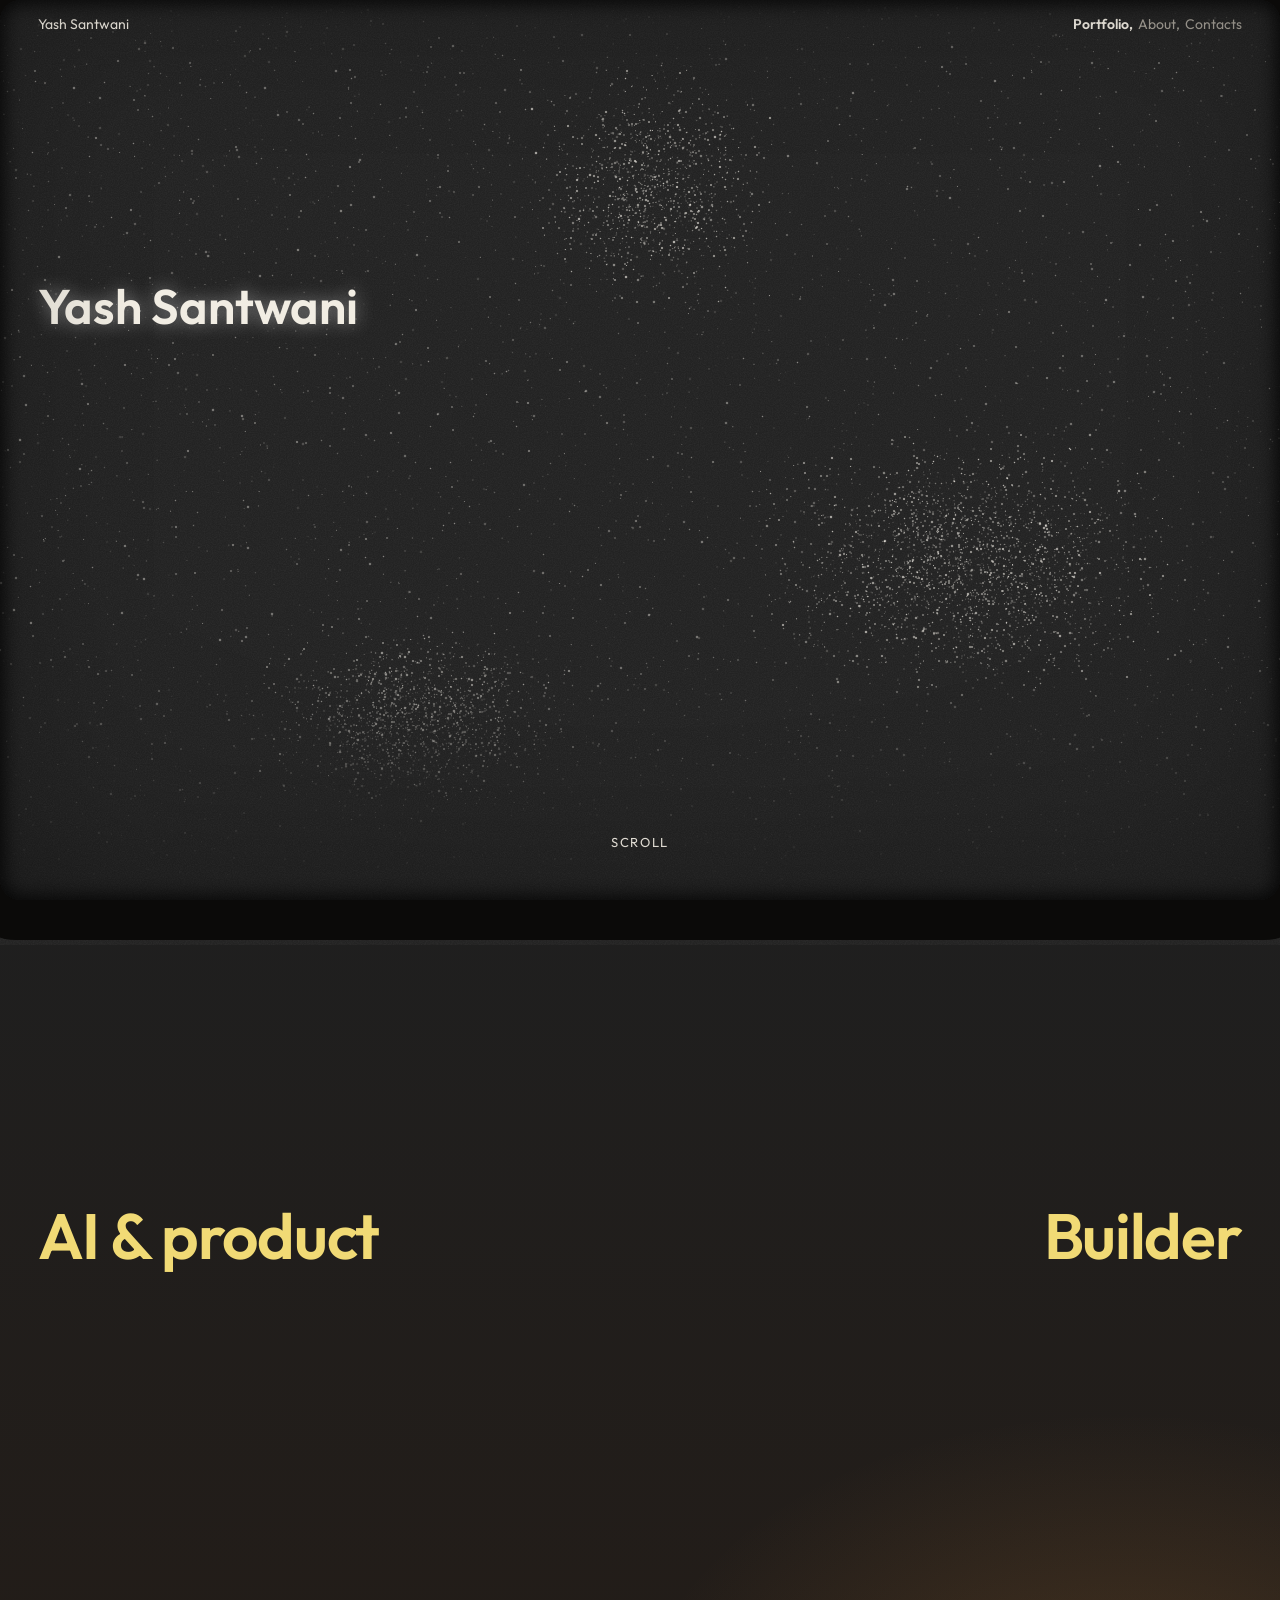
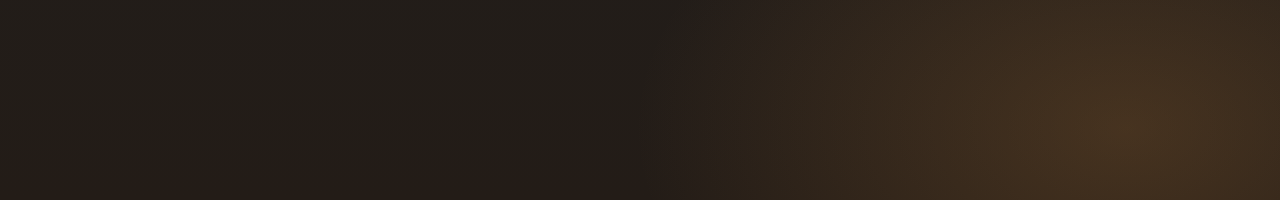
<file: index.html>
<!doctype html>
<html lang="en">
<head>
  <meta charset="utf-8">
  <meta name="viewport" content="width=device-width, initial-scale=1">
  <title>Yash Santwani</title>
  <meta name="description" content="Yash Santwani — founder, venture and AI product builder.">
  <link rel="preload" href="assets/fonts/outfit-latin-var.woff2" as="font" type="font/woff2" crossorigin>
  <link rel="stylesheet" href="css/tokens.css">
  <style>
    /* Home: dust intro (Feature 3) -> hero (placeholder; Feature 11 adds the photo)
       -> project grid (Feature 12, not built yet). */

    /* Intro: the name glows in on load and fades as the intro scrolls away. */
    .intro { position: relative; height: 100vh; }
    .intro canvas { position: absolute; inset: 0; width: 100%; height: 100%;
      /* dust fades out softly over the bottom ~30% instead of ending in a hard edge */
      -webkit-mask-image: linear-gradient(to bottom, #000 70%, transparent);
              mask-image: linear-gradient(to bottom, #000 70%, transparent); }
    .intro__title { position: absolute; left: var(--gutter); top: 30vh; } /* scroll fade sets its opacity */
    .intro h1 { margin: 0; font-size: clamp(32px, 3.8vw, 96px); /* name ≈ 25% of viewport width on desktop */ font-weight: 600;
      color: var(--ink-on-dark); text-shadow: 0 0 18px rgba(255,255,255,.45);
      animation: name-glow 1.5s ease-out .3s backwards; }
    @keyframes name-glow {
      from { opacity: 0; text-shadow: 0 0 0 rgba(255,255,255,0); }
      to   { opacity: 1; text-shadow: 0 0 18px rgba(255,255,255,.45); }
    }
    /* Scroll hint: gently pulses, hidden once scrolling starts (back at the top it returns).
       The pulse stays between 0.7 and 1 opacity so the text keeps 4.5:1 at its faintest. */
    .intro__scroll { position: absolute; left: 50%; bottom: var(--s6); transform: translateX(-50%); margin: 0;
      font-size: var(--fs-small); letter-spacing: .12em; text-transform: uppercase; color: var(--ink-on-dark);
      animation: hint-pulse 2.4s ease-in-out infinite; }
    .intro__scroll span { display: block; transition: opacity .4s; }
    .is-scrolled .intro__scroll { visibility: hidden; transition: visibility 0s .4s; } /* hide after the fade-out */
    .is-scrolled .intro__scroll span { opacity: 0; }
    @keyframes hint-pulse { 0%, 100% { opacity: 1; } 50% { opacity: .7; } }
    @media (prefers-reduced-motion: reduce) { .intro h1, .intro__scroll { animation: none; } }

    /* Hero placeholder: no photo yet. Feature 11 adds the seated-person photo layer
       (assets/img/hero-person.webp). Warm dark background with a subtle amber glow
       bottom-right; the top matches the intro so the dust fade blends in. */
    .hero { position: relative; height: 100vh; padding-top: 34vh;
      background:
        radial-gradient(ellipse 55% 50% at 88% 92%, rgba(214, 142, 64, .20), transparent 70%),
        linear-gradient(to bottom, var(--bg-dark), #231c17); }
    .hero__headline { display: flex; flex-wrap: wrap; justify-content: space-between; gap: 0 var(--s4);
      margin: 0; padding: 0 var(--gutter); font-size: clamp(36px, 5vw, 88px); font-weight: 600;
      line-height: var(--lh-tight); letter-spacing: -0.02em; color: var(--accent-dark); }
    @media (max-width: 599px) {
      .hero__headline { justify-content: flex-start; flex-direction: column; gap: var(--s1); padding: 0 var(--s3); }
    }
  </style>
</head>
<body class="is-dark">
  <nav class="nav" aria-label="Main">
    <a class="nav__name" href="index.html">Yash Santwani</a>
    <span class="nav__links">
      <a href="index.html" aria-current="page">Portfolio,</a>
      <a href="about.html">About,</a>
      <a href="#contacts">Contacts</a>
    </span>
  </nav>

  <main>
    <section class="intro">
      <canvas data-dust="dark" aria-hidden="true"></canvas>
      <div class="intro__title"><h1>Yash Santwani</h1></div>
      <p class="intro__scroll" aria-hidden="true"><span>Scroll</span></p>
    </section>

    <section class="hero hero--placeholder">
      <h2 class="hero__headline">
        <span>AI &amp; product</span>
        <span>Builder</span>
      </h2>
    </section>
  </main>

  <script src="js/grain.js" defer></script>
  <script src="js/dust.js" defer></script>
  <script>
    // Scroll hint hides once scrolling starts and returns at the very top.
    const hint = () => document.body.classList.toggle("is-scrolled", scrollY > 4);
    addEventListener("scroll", hint, { passive: true });
    hint();

    // Intro name fades as the intro scrolls away, and is gone before it reaches the nav.
    if (!matchMedia("(prefers-reduced-motion: reduce)").matches) {
      const title = document.querySelector(".intro__title"), nav = document.querySelector(".nav");
      let queued = false;
      const update = () => {
        queued = false;
        const distance = Math.max(1, title.offsetTop - nav.offsetHeight);
        title.style.opacity = Math.max(0, Math.min(1, 1 - scrollY / distance));
      };
      const queue = () => { if (!queued) { queued = true; requestAnimationFrame(update); } };
      addEventListener("scroll", queue, { passive: true });
      addEventListener("resize", queue);
      update();   // also right for a restored mid-page scroll position
    }
  </script>
</body>
</html>
</file>
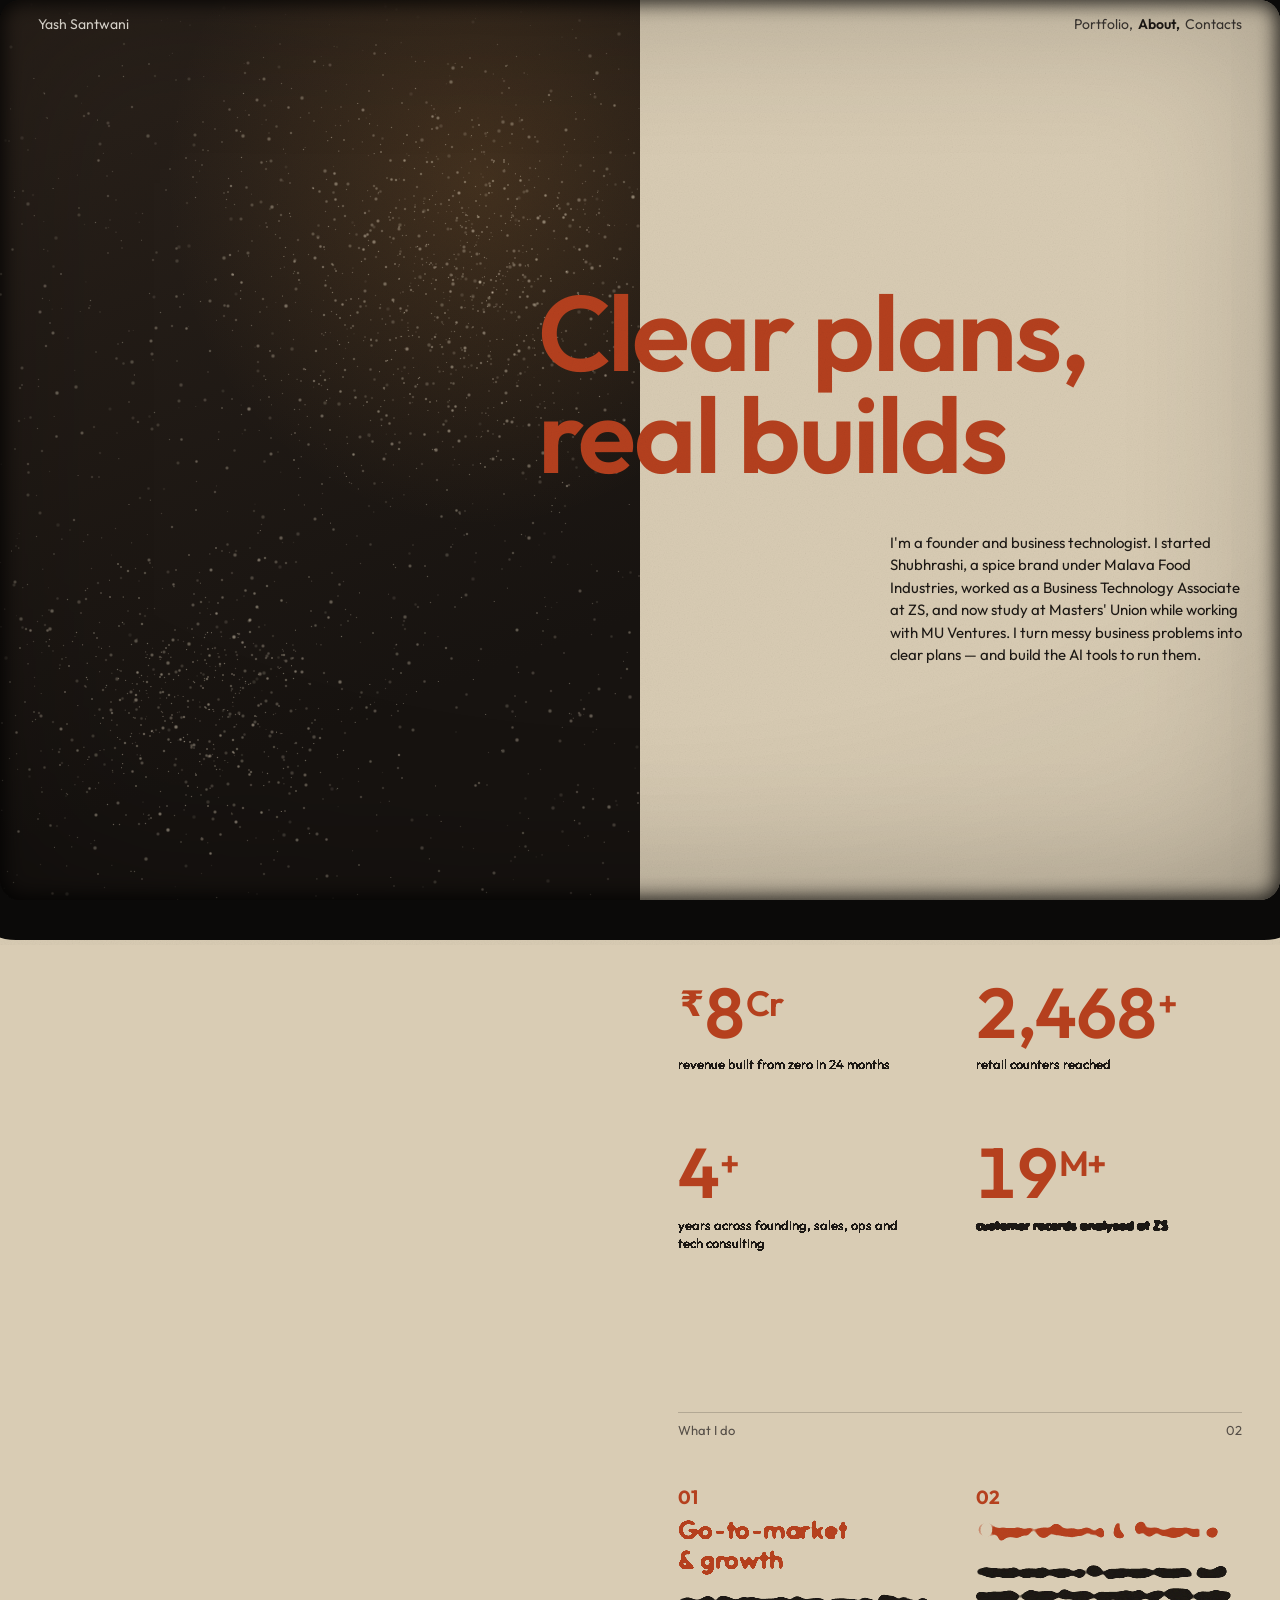
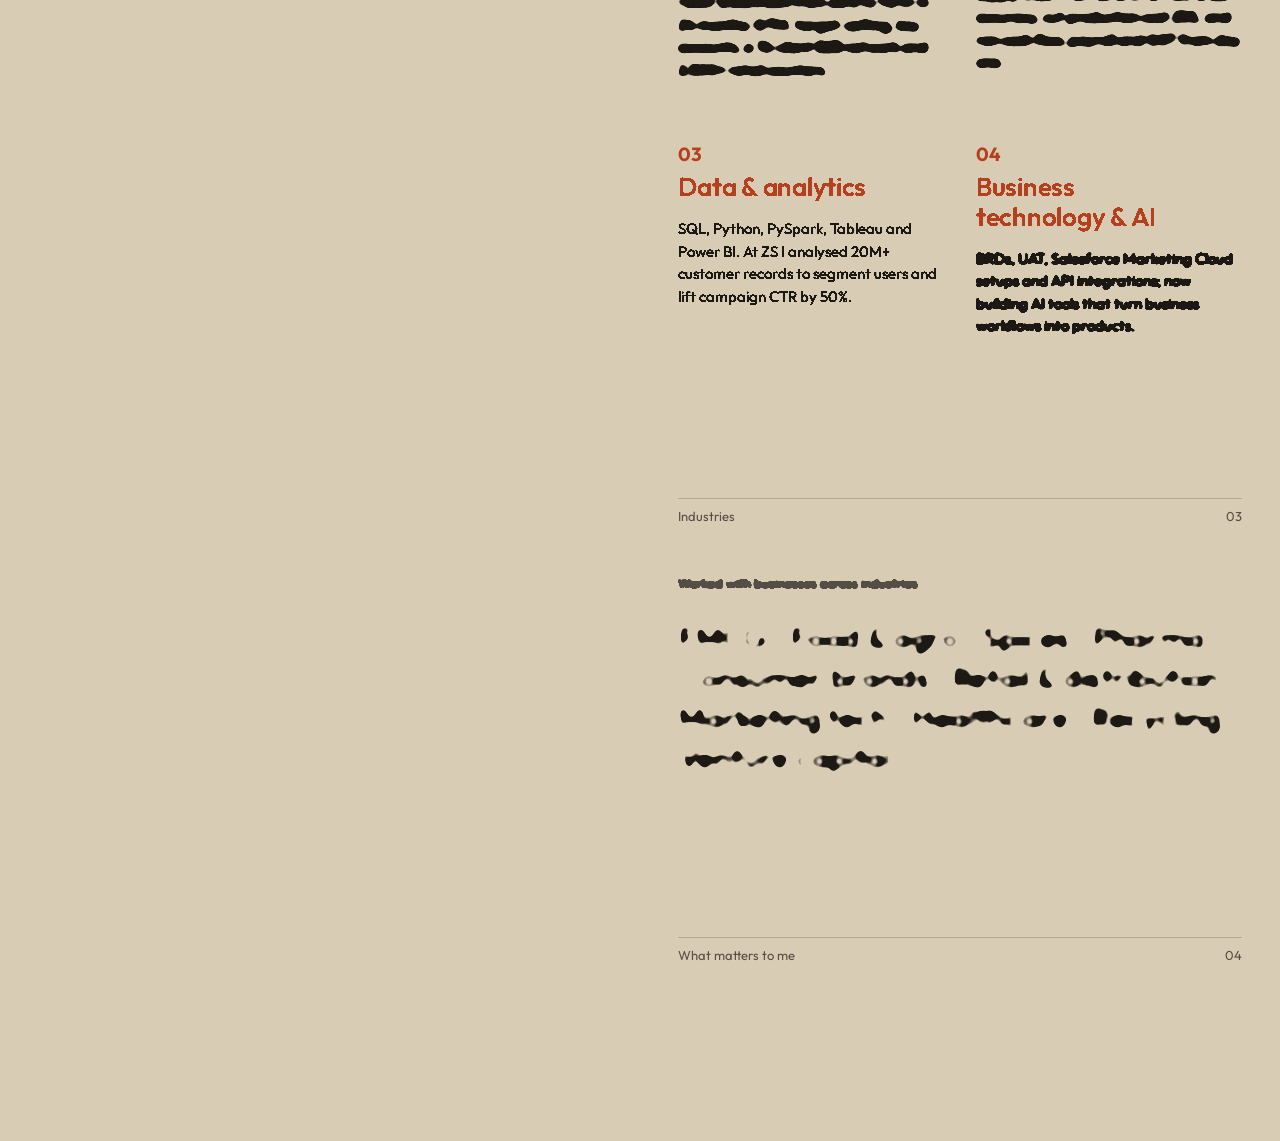
<file: about.html>
<!doctype html>
<html lang="en">
<head>
  <meta charset="utf-8">
  <meta name="viewport" content="width=device-width, initial-scale=1">
  <title>About — Yash Santwani</title>
  <meta name="description" content="About Yash Santwani — founder, venture and AI product builder.">
  <link rel="preload" href="assets/fonts/outfit-latin-var.woff2" as="font" type="font/woff2" crossorigin>
  <link rel="stylesheet" href="css/tokens.css">
  <script>document.documentElement.classList.add("reveal-pending");
    setTimeout(() => document.documentElement.classList.remove("reveal-pending"), 3000);</script>
  <style>
    /* About = split layout (Feature 4). Left: fixed warm-dark panel with dust and a
       portrait slot. Right: cream column that scrolls, holding sections 01–04.
       Feature 5 adds the headline + bio at the top of the column; Features 7–10 fill
       the sections. Below 900px the panel stacks on top and scrolls away. */

    /* Nav: light name over the dark panel, ink links over the cream column. */
    body { --nav-name: var(--ink-on-dark); }

    .about { display: grid; grid-template-columns: 1fr 1fr; }

    .about__panel { position: sticky; top: 0; height: 100vh; overflow: hidden;
      background:
        radial-gradient(ellipse 70% 55% at 75% 20%, rgba(214, 142, 64, .18), transparent 70%),
        linear-gradient(160deg, #2b221b, #171310 75%); }
    .about__panel canvas { position: absolute; inset: 0; width: 100%; height: 100%; }

    /* Portrait slot (empty until assets/img/portrait.webp exists). Expected later:
         <img class="about__photo" src="assets/img/portrait.webp" alt="Portrait of Yash Santwani">
       filling the panel (object-fit: cover), with its right half rendered as a dotted
       stipple over the dust. Kept above the dust, below the nav and overlays. */
    .about__portrait { position: absolute; inset: 0; }

    .about__content { padding: 0 var(--gutter) var(--s16); }
    /* Hero (Feature 5): giant rust headline (~120px at 1440, like reference 05) that starts
       left of the centre line and runs over the panel edge; bio as a narrow block against
       the column's right edge. */
    .about__lead { min-height: 100vh; display: flex; flex-direction: column; justify-content: center;
      padding: var(--s12) 0 var(--s6); }
    .about__headline { position: relative; z-index: 1; /* above the panel it overlaps */
      margin: 0 0 0 calc(-8vw - var(--gutter)); font-size: clamp(56px, 8.33vw, 140px); font-weight: 600;
      line-height: var(--lh-tight); letter-spacing: -0.02em; color: var(--accent); white-space: nowrap; }
    .about__bio { max-width: 22rem; margin: var(--s6) 0 0 auto; font-size: 15px; line-height: var(--lh-body);
      color: var(--ink); }
    .about__section + .about__section { margin-top: var(--section-gap); }  /* ~160px desktop, 96px phone */
    .section-head h2 { margin: 0; font: inherit; }  /* label keeps the small section-head style */

    /* 01 Numbers (Feature 7): 2x2 grid; numbers sized to the half-column, not the viewport */
    .numbers { display: grid; grid-template-columns: 1fr 1fr; gap: var(--s8) var(--s4); }
    .numbers .big-number { margin: 0; font-size: clamp(44px, 5.5vw, 96px); }
    .numbers__label { margin: var(--s1) 0 0; max-width: 15rem; font-size: var(--fs-small); line-height: 1.4; color: var(--ink); }

    /* 02 What I do (Feature 8): 2x2 grid of number + title + paragraph. Number 19px bold and
       title a fixed 26px keep rust in the large-text class (3:1) at every width. */
    .services { display: grid; grid-template-columns: 1fr 1fr; gap: var(--s8) var(--s4); }
    .services__num { margin: 0; font-size: 19px; font-weight: 700; color: var(--accent); line-height: 1; }
    .services__title { margin: var(--s1) 0 0; font-size: 26px; font-weight: 600; line-height: 1.15;
      letter-spacing: -0.01em; color: var(--accent); text-wrap: balance; }
    /* 03 Industries (Feature 9): one flowing list; each item and its trailing slash never split. */
    .industries__label { margin: 0; font-size: var(--fs-small); line-height: 1.4; color: var(--ink-soft); }
    .industries__list { margin: var(--s3) 0 0; padding: 0; list-style: none;
      font-size: clamp(28px, 2.5vw, 36px); font-weight: 500; line-height: 1.25; letter-spacing: -0.01em; color: var(--ink); }
    .industries__list li { display: inline; white-space: nowrap; }
    .industries__slash { margin-left: 0.2em; font-weight: 300; font-size: 0.9em; color: var(--accent); }
    .services__text { margin: var(--s2) 0 0; max-width: 30rem; font-size: 15px; line-height: var(--lh-body); color: var(--ink); }


    @media (max-width: 899px) {
      .about { grid-template-columns: 1fr; }
      .about__panel { position: relative; height: 65vh; }
      .about__content { padding: 0 var(--s3) var(--s12); }
      .about__lead { min-height: 0; padding: var(--s8) 0 var(--s6); }
      .about__headline { margin-left: 0; font-size: clamp(48px, 15vw, 96px); }
      .about__bio { max-width: none; margin-left: 0; }
      .numbers { gap: var(--s6) var(--s3); }
      .numbers .big-number { font-size: 44px; }
      .services { grid-template-columns: 1fr; gap: var(--s6); }
      /* The whole nav sits over the dark panel at first, then over cream. */
      body.nav-on-dark { --nav-link: var(--ink-on-dark); --nav-link-dim: var(--ink-soft-on-dark); }
      body:not(.nav-on-dark) { --nav-name: var(--ink); }
    }
  </style>
</head>
<body>
  <nav class="nav" aria-label="Main">
    <a class="nav__name" href="index.html">Yash Santwani</a>
    <span class="nav__links">
      <a href="index.html">Portfolio,</a>
      <a href="about.html" aria-current="page">About,</a>
      <a href="#contacts">Contacts</a>
    </span>
  </nav>

  <main class="about">
    <div class="about__panel">
      <canvas data-dust="warm" aria-hidden="true"></canvas>
      <div class="about__portrait"></div>
    </div>

    <div class="about__content">
      <header class="about__lead">
        <h1 class="about__headline" data-reveal>Clear plans,<br>real builds</h1>
        <p class="about__bio" data-reveal>I'm a founder and business technologist. I started Shubhrashi, a spice brand under Malava Food Industries, worked as a Business Technology Associate at ZS, and now study at Masters' Union while working with MU Ventures. I turn messy business problems into clear plans — and build the AI tools to run them.</p>
      </header>

      <section class="about__section" aria-labelledby="s-numbers">
        <div class="section-head"><h2 id="s-numbers">Numbers</h2><span>01</span></div>
        <div class="numbers">
          <div><p class="big-number" data-count data-spoken="₹8 crore"><span class="big-number__mark">₹</span><span class="big-number__value">8</span><span class="big-number__mark">Cr</span></p>
            <p class="numbers__label" data-reveal>revenue built from zero in 24 months</p></div>
          <div><p class="big-number" data-count data-spoken="2,500 plus"><span class="big-number__value">2,500</span><span class="big-number__mark">+</span></p>
            <p class="numbers__label" data-reveal>retail counters reached</p></div>
          <div><p class="big-number" data-count data-spoken="4 plus"><span class="big-number__value">4</span><span class="big-number__mark">+</span></p>
            <p class="numbers__label" data-reveal>years across founding, sales, ops and tech consulting</p></div>
          <div><p class="big-number" data-count data-spoken="20 million plus"><span class="big-number__value">20</span><span class="big-number__mark">M+</span></p>
            <p class="numbers__label" data-reveal>customer records analysed at ZS</p></div>
        </div>
      </section>
      <section class="about__section" aria-labelledby="s-what">
        <div class="section-head"><h2 id="s-what">What I do</h2><span>02</span></div>
        <div class="services">
          <article>
            <p class="services__num">01</p>
            <h3 class="services__title" data-reveal>Go-to-market &amp; growth</h3>
            <p class="services__text" data-reveal>I built Shubhrashi from zero to ₹8 Cr in 24 months: GTM, target-setting, key accounts, a 76-client B2B network and 2,500+ retail counters.</p>
          </article>
          <article>
            <p class="services__num">02</p>
            <h3 class="services__title" data-reveal>Operations &amp; finance</h3>
            <p class="services__text" data-reveal>I hired and ran a 19-person team, built supply chain from scratch at 98% order accuracy, cut production cost 25%, and ran cash flow, payroll and GST from day one.</p>
          </article>
          <article>
            <p class="services__num">03</p>
            <h3 class="services__title" data-reveal>Data &amp; analytics</h3>
            <p class="services__text" data-reveal>SQL, Python, PySpark, Tableau and Power BI. At ZS I analysed 20M+ customer records to segment users and lift campaign CTR by 50%.</p>
          </article>
          <article>
            <p class="services__num">04</p>
            <h3 class="services__title" data-reveal>Business technology &amp; AI</h3>
            <p class="services__text" data-reveal>BRDs, UAT, Salesforce Marketing Cloud setups and API integrations; now building AI tools that turn business workflows into products.</p>
          </article>
        </div>
      </section>
      <section class="about__section" aria-labelledby="s-industries">
        <div class="section-head"><h2 id="s-industries">Industries</h2><span>03</span></div>
        <p class="industries__label" data-reveal>Worked with businesses across industries</p>
        <ul class="industries__list" role="list" data-reveal>
          <li>FMCG<span class="industries__slash" aria-hidden="true">/</span></li>
          <li>Food &amp; agro<span class="industries__slash" aria-hidden="true">/</span></li>
          <li>Spices<span class="industries__slash" aria-hidden="true">/</span></li>
          <li>Pharma<span class="industries__slash" aria-hidden="true">/</span></li>
          <li>Consumer brands<span class="industries__slash" aria-hidden="true">/</span></li>
          <li>Retail &amp; distribution<span class="industries__slash" aria-hidden="true">/</span></li>
          <li>Marketing tech<span class="industries__slash" aria-hidden="true">/</span></li>
          <li>Healthcare<span class="industries__slash" aria-hidden="true">/</span></li>
          <li>Recycling<span class="industries__slash" aria-hidden="true">/</span></li>
          <li>Venture capital</li>
        </ul>
      </section>
      <section class="about__section" aria-labelledby="s-values">
        <div class="section-head"><h2 id="s-values">What matters to me</h2><span>04</span></div>
      </section>
    </div>
  </main>

  <script src="js/grain.js" defer></script>
  <script src="js/dust.js" defer></script>
  <script src="js/reveal.js" defer></script>
  <script src="js/counter.js" defer></script>
  <script>
    // Phones: the nav is light while it sits over the dark panel, ink once cream reaches it.
    const panel = document.querySelector(".about__panel"), nav = document.querySelector(".nav");
    const stacked = matchMedia("(max-width: 899px)");
    const navTone = () => document.body.classList.toggle("nav-on-dark",
      stacked.matches && panel.getBoundingClientRect().bottom > nav.offsetHeight / 2);
    addEventListener("scroll", navTone, { passive: true });
    addEventListener("resize", navTone);
    navTone();
  </script>
</body>
</html>
</file>
<file: css/tokens.css>
/* Design tokens — source of truth. Change here, not in page CSS. */

/* Fonts — self-hosted latin subsets (SIL OFL, licences in assets/fonts/).
   Pages preload assets/fonts/outfit-latin-var.woff2. */
@font-face {
  font-family: "Outfit";
  font-style: normal;
  font-weight: 300 700;   /* the file's wght axis goes to 900; 700 is used for small bold rust numbers */
  font-display: swap;
  src: url("../assets/fonts/outfit-latin-var.woff2") format("woff2");
}
@font-face {
  font-family: "Fraunces";
  font-style: normal;
  font-weight: 400;
  font-display: swap;
  src: url("../assets/fonts/fraunces-latin-400.woff2") format("woff2");
}
@font-face {
  font-family: "Fraunces";
  font-style: italic;
  font-weight: 400;
  font-display: swap;
  src: url("../assets/fonts/fraunces-latin-400-italic.woff2") format("woff2");
}
/* Metric-matched fallbacks so the swap barely moves the layout.
   Overrides were measured against Arial and Georgia; other local fonts are close, not exact. */
@font-face {
  font-family: "Outfit Fallback";
  src: local("Arial"), local("Helvetica"), local("Roboto");
  size-adjust: 101.5%;
  ascent-override: 98.5%;
  descent-override: 25.6%;
  line-gap-override: 0%;
}
@font-face {
  font-family: "Fraunces Fallback";
  src: local("Georgia"), local("Times New Roman");
  size-adjust: 91.8%;
  ascent-override: 100.5%;
  descent-override: 26.5%;
  line-gap-override: 0%;
}

:root {
  /* colour */
  --bg: #D9CCB4;          /* warm cream */
  --ink: #1D1915;         /* near-black text */
  --ink-soft: #554E47;    /* labels, captions — ≥ 4.5:1 on cream even under the vignette */
  --ink-dim: rgba(29, 25, 21, 0.6);   /* ink at 60% — secondary text; NOT for nav (fails 4.5:1 under the vignette) */
  --ink-nav-dim: #3C3732; /* solid dimmed nav links on cream — keeps ≥ 4.5:1 under the vignette */
  --accent: #B5401E;      /* rust — headlines + numbers only */
  --rule: rgba(29, 25, 21, 0.2);   /* ink at 20% */
  --surface: rgba(217, 204, 180, 0.82); /* bg at 82% */
  --bg-dark: #1F1F1F;     /* home / intro */
  --ink-on-dark: #F1ECE2;
  --accent-dark: #F1DA75; /* yellow headline on dark */
  --ink-soft-on-dark: #A39E95; /* dimmed text on dark, ≥ 4.5:1 on --bg-dark */

  /* nav — pages override per theme or per region (name vs links) */
  --nav-name: var(--ink);
  --nav-link: var(--ink);
  --nav-link-dim: var(--ink-nav-dim);

  /* type */
  --font-sans: "Outfit", "Outfit Fallback", system-ui, sans-serif;
  --font-serif: "Fraunces", "Fraunces Fallback", Georgia, serif;
  --fs-display: clamp(64px, 11vw, 160px);
  --fs-h2: clamp(36px, 5vw, 64px);
  --fs-h3: clamp(22px, 2.2vw, 30px);
  --fs-body: 16px;
  --fs-small: 13px;
  --lh-tight: 0.95;
  --lh-body: 1.5;

  /* space (8-pt) */
  --s1: 8px; --s2: 16px; --s3: 24px; --s4: 32px; --s6: 48px; --s8: 64px; --s12: 96px; --s16: 128px;
  --gutter: 2.4rem;       /* page side margins / gutter */
  --section-gap: 160px;   /* space between numbered sections (96px on phones, below) */

  /* motion */
  --ease: cubic-bezier(.25, 1, .5, 1);
  --dur: 900ms;
}

*, *::before, *::after { box-sizing: border-box; }
html, body { margin: 0; }
body {
  background: var(--bg);
  color: var(--ink);
  font-family: var(--font-sans);
  font-size: var(--fs-body);
  line-height: var(--lh-body);
  -webkit-font-smoothing: antialiased;
}
body.is-dark {
  background: var(--bg-dark); color: var(--ink-on-dark);
  --nav-name: var(--ink-on-dark);
  --nav-link: var(--ink-on-dark);
  --nav-link-dim: var(--ink-soft-on-dark);
}

/* tiny nav — floats over the page, no bar; content scrolls under it.
   Copy this markup into every page and move aria-current to that page's link
   (home counts as Portfolio). Contacts is a placeholder until feature 14.

   <nav class="nav" aria-label="Main">
     <a class="nav__name" href="index.html">Yash Santwani</a>
     <span class="nav__links">
       <a href="index.html" aria-current="page">Portfolio,</a>
       <a href="about.html">About,</a>
       <a href="#contacts">Contacts</a>
     </span>
   </nav>

   Colours: set --nav-name / --nav-link / --nav-link-dim on <body>
   (body.is-dark already does). Name and links can differ, e.g. a light
   name over a photo with ink links over cream. */
.nav {
  position: fixed; inset: 0 0 auto 0; z-index: 50;
  display: flex; justify-content: space-between; align-items: baseline; gap: var(--s2);
  padding: var(--s2) var(--gutter);
  font-size: 14px; line-height: 1.2; white-space: nowrap;
}
.nav a { text-decoration: none; border-radius: 2px; }
.nav__name { color: var(--nav-name); }
.nav__links a { color: var(--nav-link-dim); }
.nav__links a + a { margin-left: 2px; }
.nav__links a[aria-current="page"] { color: var(--nav-link); font-weight: 600; }
.nav__links a:hover { color: var(--nav-link); }
.nav a:focus-visible { outline: 1px solid currentColor; outline-offset: 3px; }
@media (max-width: 420px) {
  .nav { padding: var(--s2); }
}

/* section header: 01 — label */
.section-head {
  display: flex; justify-content: space-between;
  border-top: 1px solid var(--rule);
  padding-top: var(--s1); margin-bottom: var(--s6);
  font-size: var(--fs-small); color: var(--ink-soft);
}

.display { font-size: var(--fs-display); line-height: var(--lh-tight); font-weight: 600; color: var(--accent); letter-spacing: -0.02em; margin: 0; }
.big-number { font-size: clamp(56px, 7vw, 96px); font-weight: 600; color: var(--accent); line-height: 1;
  letter-spacing: -0.02em; white-space: nowrap; }
.big-number__value { font-variant-numeric: tabular-nums; }
/* ₹ / Cr / + / M+: half size and raised; 24px floor keeps them large text (3:1) on phones */
.big-number__mark { font-size: max(0.5em, 24px); vertical-align: 0.62em; margin: 0 0.04em; line-height: 0; }

/* text for screen readers only */
.sr-only { position: absolute; width: 1px; height: 1px; padding: 0; margin: -1px;
  overflow: hidden; clip: rect(0 0 0 0); white-space: nowrap; border: 0; }

@media (max-width: 899px) { :root { --section-gap: 96px; } }

/* scroll reveal (js/reveal.js): hidden only until the script has put the ink blots in place */
.reveal-pending [data-reveal] { opacity: 0; }

@media (prefers-reduced-motion: reduce) {
  *, *::before, *::after { animation: none !important; transition: none !important; }
  .reveal-pending [data-reveal] { opacity: 1; }
}
</file>
